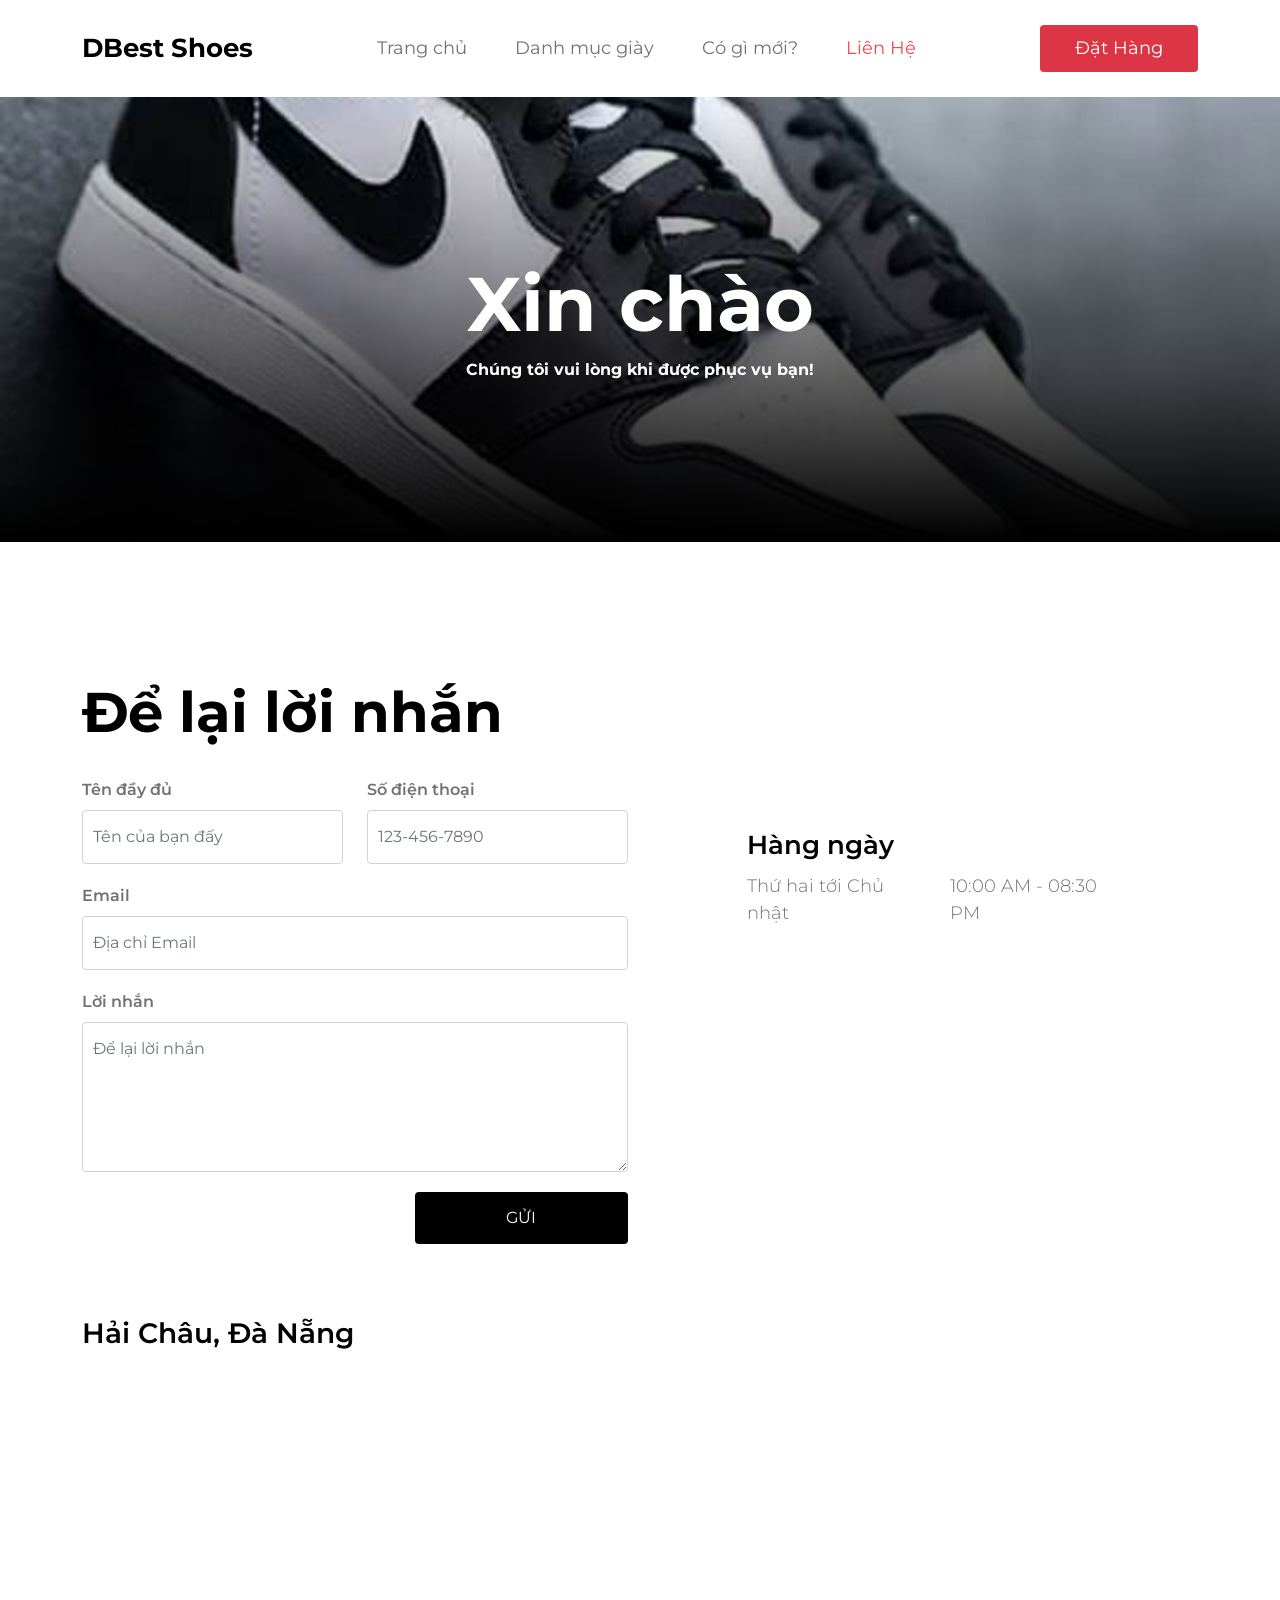
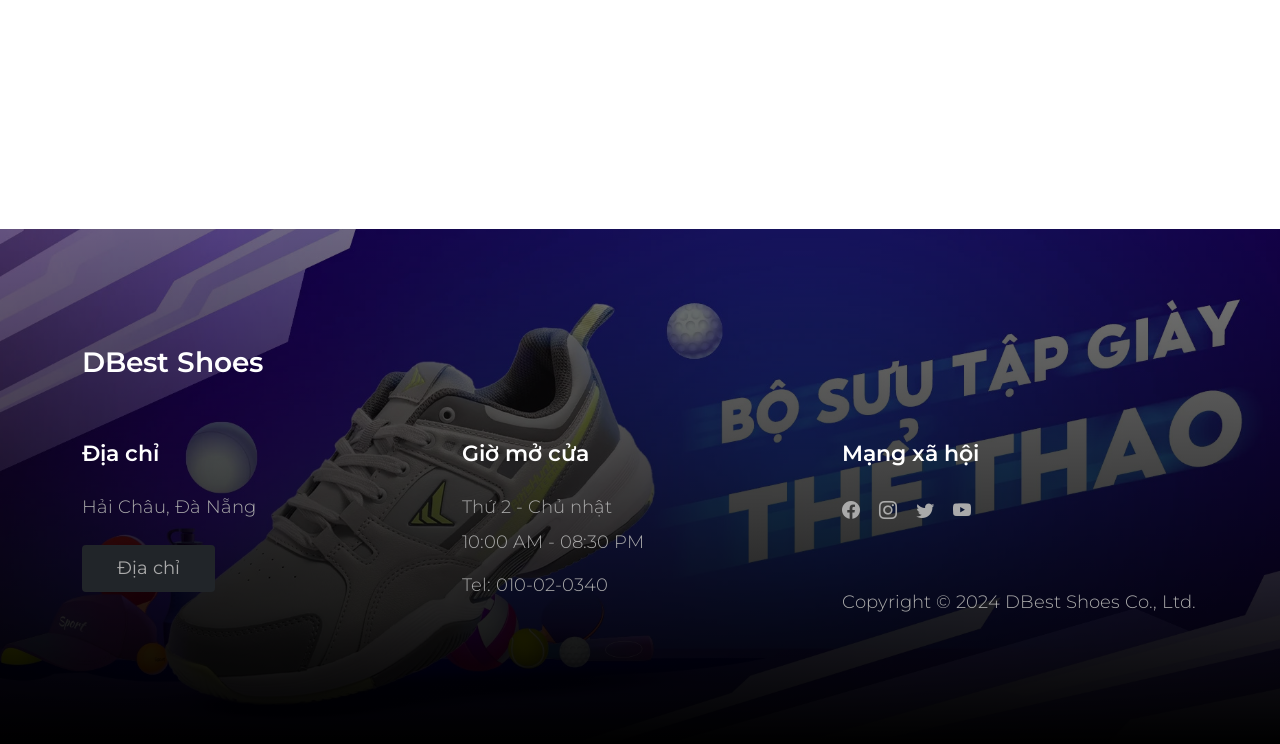
<file: Shoes Website/contact.html>
<!doctype html>
<html lang="en">
    <head>
        <meta charset="utf-8">
        <meta name="viewport" content="width=device-width, initial-scale=1">

        <meta name="description" content="">
        <meta name="author" content="">

        <title>Crispy Kitchen - Contact Page</title>

        <!-- CSS FILES -->        
        <link rel="preconnect" href="https://fonts.googleapis.com">
        
        <link rel="preconnect" href="https://fonts.gstatic.com" crossorigin>
        
        <link href="https://fonts.googleapis.com/css2?family=Montserrat:wght@300;400;600;700&display=swap" rel="stylesheet">                
        <link href="css/bootstrap.min.css" rel="stylesheet">

        <link href="css/bootstrap-icons.css" rel="stylesheet">

        <link href="css/tooplate-crispy-kitchen.css" rel="stylesheet">
<!--

Tooplate 2129 Crispy Kitchen

https://www.tooplate.com/view/2129-crispy-kitchen

-->
    </head>
    
    <body>
        
        <nav class="navbar navbar-expand-lg bg-white shadow-lg">
            <div class="container">
                <button class="navbar-toggler" type="button" data-bs-toggle="collapse" data-bs-target="#navbarNav" aria-controls="navbarNav" aria-expanded="false" aria-label="Toggle navigation">
                    <span class="navbar-toggler-icon"></span>
                </button>
                
                <a class="navbar-brand" href="index.html">
                    DBest Shoes
                </a>

                <div class="d-lg-none">
                    <button type="button" class="custom-btn btn btn-danger" data-bs-toggle="modal" data-bs-target="#BookingModal">Reservation</button>
                </div>

                <div class="collapse navbar-collapse" id="navbarNav">
                    <ul class="navbar-nav mx-auto">
                        <li class="nav-item">
                            <a class="nav-link" href="index.html">Trang chủ</a>
                        </li>

                        <li class="nav-item">
                            <a class="nav-link" href="menu.html">Danh mục giày</a>
                        </li>

                        <li class="nav-item">
                            <a class="nav-link" href="news.html">Có gì mới?</a>
                        </li>

                        <li class="nav-item">
                            <a class="nav-link active" href="contact.html">Liên Hệ</a>
                        </li>
                    </ul>
                </div>

                <div class="d-none d-lg-block">
                    <button type="button" class="custom-btn btn btn-danger" data-bs-toggle="modal" data-bs-target="#BookingModal">Đặt Hàng</button>
                </div>

            </div>
        </nav>

        <main>

            <header class="site-header site-contact-header">
                <div class="container">
                    <div class="row">

                        <div class="col-lg-10 col-12 mx-auto">
                            <h1 class="text-white">Xin chào</h1>

                            <strong class="text-white">Chúng tôi vui lòng khi được phục vụ bạn!</strong>
                        </div>

                    </div>
                </div>
                
                <div class="overlay"></div>
            </header>

            <section class="contact section-padding">
                <div class="container">
                    <div class="row">

                        <div class="col-12">
                            <h2 class="mb-4">Để lại lời nhắn</h2>
                        </div>

                        <div class="col-lg-6 col-12">
                            <form class="custom-form contact-form row" action="#" method="post" role="form">
                                <div class="col-lg-6 col-6">
                                    <label for="contact-name" class="form-label">Tên đầy đủ</label>

                                    <input type="text" name="contact-name" id="contact-name" class="form-control" placeholder="Tên của bạn đấy" required>
                                </div>

                                <div class="col-lg-6 col-6">
                                    <label for="contact-phone" class="form-label">Số điện thoại</label>

                                    <input type="telephone" name="contact-phone" id="contact-phone" pattern="[0-9]{3}-[0-9]{3}-[0-9]{4}" class="form-control" placeholder="123-456-7890">
                                </div>

                                <div class="col-12">
                                    <label for="contact-email" class="form-label">Email</label>

                                    <input type="email" name="contact-email" id="contact-email" pattern="[^ @]*@[^ @]*" class="form-control" placeholder="Địa chỉ Email" required="">

                                    <label for="contact-message" class="form-label">Lời nhắn</label>

                                    <textarea class="form-control" rows="5" id="contact-message" name="contact-message" placeholder="Để lại lời nhắn"></textarea>
                                </div>

                                <div class="col-lg-5 col-12 ms-auto">
                                    <button type="submit" class="form-control">Gửi</button>
                                </div>
                            </form>
                        </div>

                        <div class="col-lg-4 col-12 mx-auto mt-lg-5 mt-4">

                            <h5>Hàng ngày</h5>

                            <div class="d-flex mb-lg-3">
                                <p>Thứ hai tới Chủ nhật</p>

                                <p class="ms-5">10:00 AM - 08:30 PM</p>
                            </div>

                        </div>

                        <div class="col-12">
                            <h4 class="mt-5 mb-4">Hải Châu, Đà Nẵng</h4>

                            <div class="google-map pt-3">
                                <iframe src="https://www.google.com/maps/embed?pb=!1m18!1m12!1m3!1d61345.658895194785!2d108.1706811492384!3d16.06010866202157!2m3!1f0!2f0!3f0!3m2!1i1024!2i768!4f13.1!3m3!1m2!1s0x314219b5c59ecec1%3A0xfd2900156004319!2zSOG6o2kgQ2jDonUgRGlzdHJpY3QsIERhIE5hbmcsIFZpZXRuYW0!5e0!3m2!1sen!2s!4v1719069566363!5m2!1sen!2s" width="100%" height="300" style="border:0;" allowfullscreen="" loading="lazy"></iframe>
                            </div>
                        </div>

                    </div>
                </div>
            </section>

        </main>

        <footer class="site-footer section-padding">
            
            <div class="container">
                
                <div class="row">

                    <div class="col-12">
                        <h4 class="text-white mb-4 me-5">DBest Shoes</h4>
                    </div>

                    <div class="col-lg-4 col-md-7 col-xs-12 tooplate-mt30">
                        <h6 class="text-white mb-lg-4 mb-3">Địa chỉ</h6>

                        <p>Hải Châu, Đà Nẵng</p>

                        <a href="https://goo.gl/maps/wZVGLA7q64uC1s886" class="custom-btn btn btn-dark mt-2">Địa chỉ</a>
                    </div>

                    <div class="col-lg-4 col-md-5 col-xs-12 tooplate-mt30">
                        <h6 class="text-white mb-lg-4 mb-3">Giờ mở cửa</h6>

                        <p class="mb-2">Thứ 2 - Chủ nhật</p>

                        <p>10:00 AM - 08:30 PM</p>

                        <p>Tel: <a href="tel: 010-02-0340" class="tel-link">010-02-0340</a></p>
                    </div>

                    <div class="col-lg-4 col-md-6 col-xs-12 tooplate-mt30">
                        <h6 class="text-white mb-lg-4 mb-3">Mạng xã hội</h6>

                        <ul class="social-icon">
                            <li><a href="#" class="social-icon-link bi-facebook"></a></li>

                            <li><a href="#" class="social-icon-link bi-instagram"></a></li>

                            <li><a href="https://twitter.com/search?q=tooplate.com&src=typed_query&f=live" target="_blank"
                            	 class="social-icon-link bi-twitter"></a></li>

                            <li><a href="#" class="social-icon-link bi-youtube"></a></li>
                        </ul>
                    
                        <p class="copyright-text tooplate-mt60">Copyright © 2024 DBest Shoes Co., Ltd.
                        
                        
                    </div>

                </div><!-- row ending -->
                
             </div><!-- container ending -->
             
        </footer>

        <!-- Modal -->
        <div class="modal fade" id="BookingModal" tabindex="-1" aria-labelledby="BookingModal" aria-hidden="true">
            <div class="modal-dialog modal-dialog-centered modal-xl">
                <div class="modal-content">
                    <div class="modal-header">
                        <h3 class="mb-0">Đặt hàng</h3>

                        <button type="button" class="btn-close" data-bs-dismiss="modal" aria-label="Close"></button>
                    </div>

                    <div class="modal-body d-flex flex-column justify-content-center">
                        <div class="booking">
                            
                            <form class="booking-form row" role="form" action="#" method="post">
                                <div class="col-lg-6 col-12">
                                    <label for="name" class="form-label">Tên đầy đủ</label>

                                    <input type="text" name="name" id="name" class="form-control" placeholder="Nhập tên" required>
                                </div>

                                <div class="col-lg-6 col-12">
                                    <label for="email" class="form-label">Địa chỉ Email</label>

                                    <input type="email" name="email" id="email" pattern="[^ @]*@[^ @]*" class="form-control" placeholder="abc@email.com" required>
                                </div>

                                <div class="col-lg-6 col-12">
                                    <label for="phone" class="form-label">Số điện thoại</label>

                                    <input type="telephone" name="phone" id="phone" pattern="[0-9]{3}-[0-9]{3}-[0-9]{4}" class="form-control" placeholder="123-456-7890">
                                </div>

                                <div class="col-lg-6 col-12">
                                    <label for="people" class="form-label">Mẫu giày</label>

                                    <input type="text" name="people" id="people" class="form-control" placeholder="Nhập mẫu giày">
                                </div>


                                <div class="col-12">
                                    <label for="message" class="form-label">Ghi chú</label>

                                    <textarea class="form-control" rows="4" id="message" name="message" placeholder="Nhập ghi chú của bạn"></textarea>
                                </div>

                                <div class="col-lg-4 col-12 ms-auto">
                                    <button type="submit" class="form-control">Xác Nhận Đặt Hàng</button>
                                </div>
                            </form>
                        </div>
                    </div>

                    <div class="modal-footer"></div>
                    
                </div>
                
            </div>
        </div>

        <!-- JAVASCRIPT FILES -->
        <script src="js/jquery.min.js"></script>
        <script src="js/bootstrap.bundle.min.js"></script>
        <script src="js/custom.js"></script>

    </body>
</html>
</file>
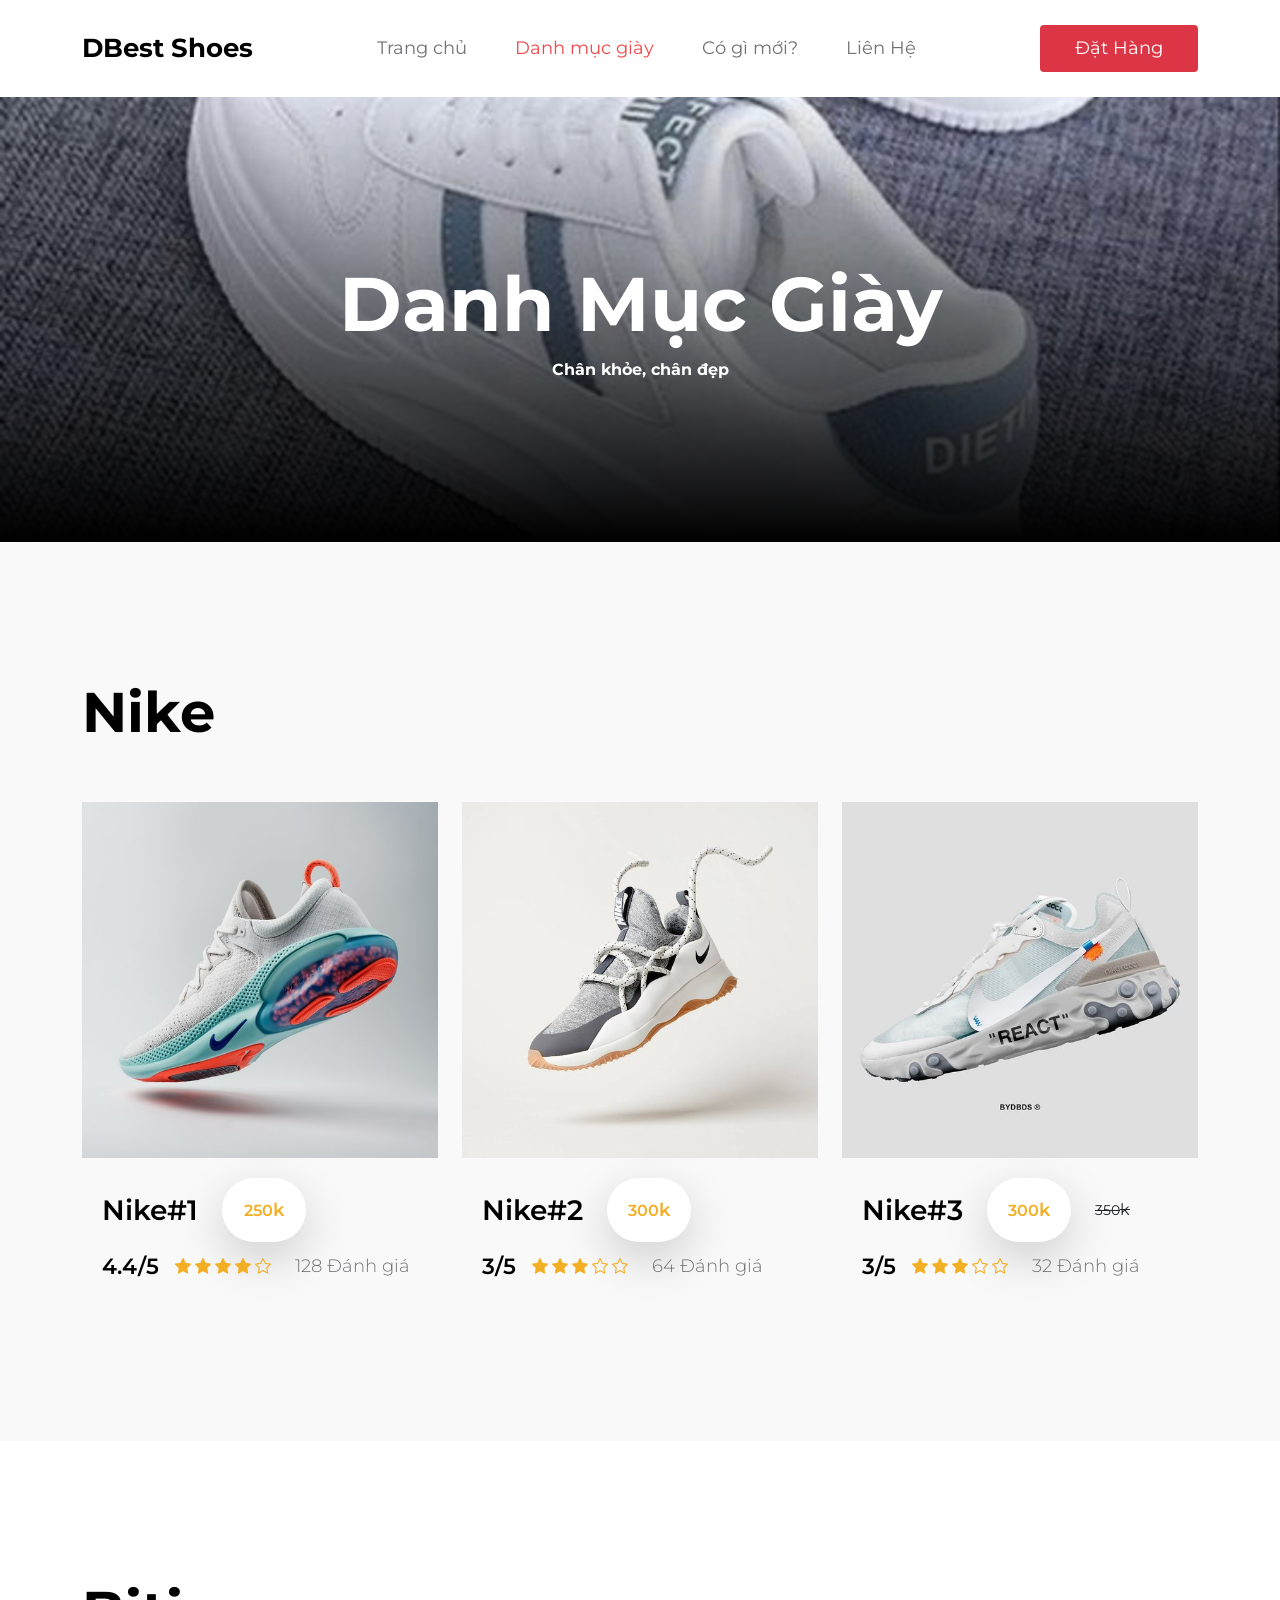
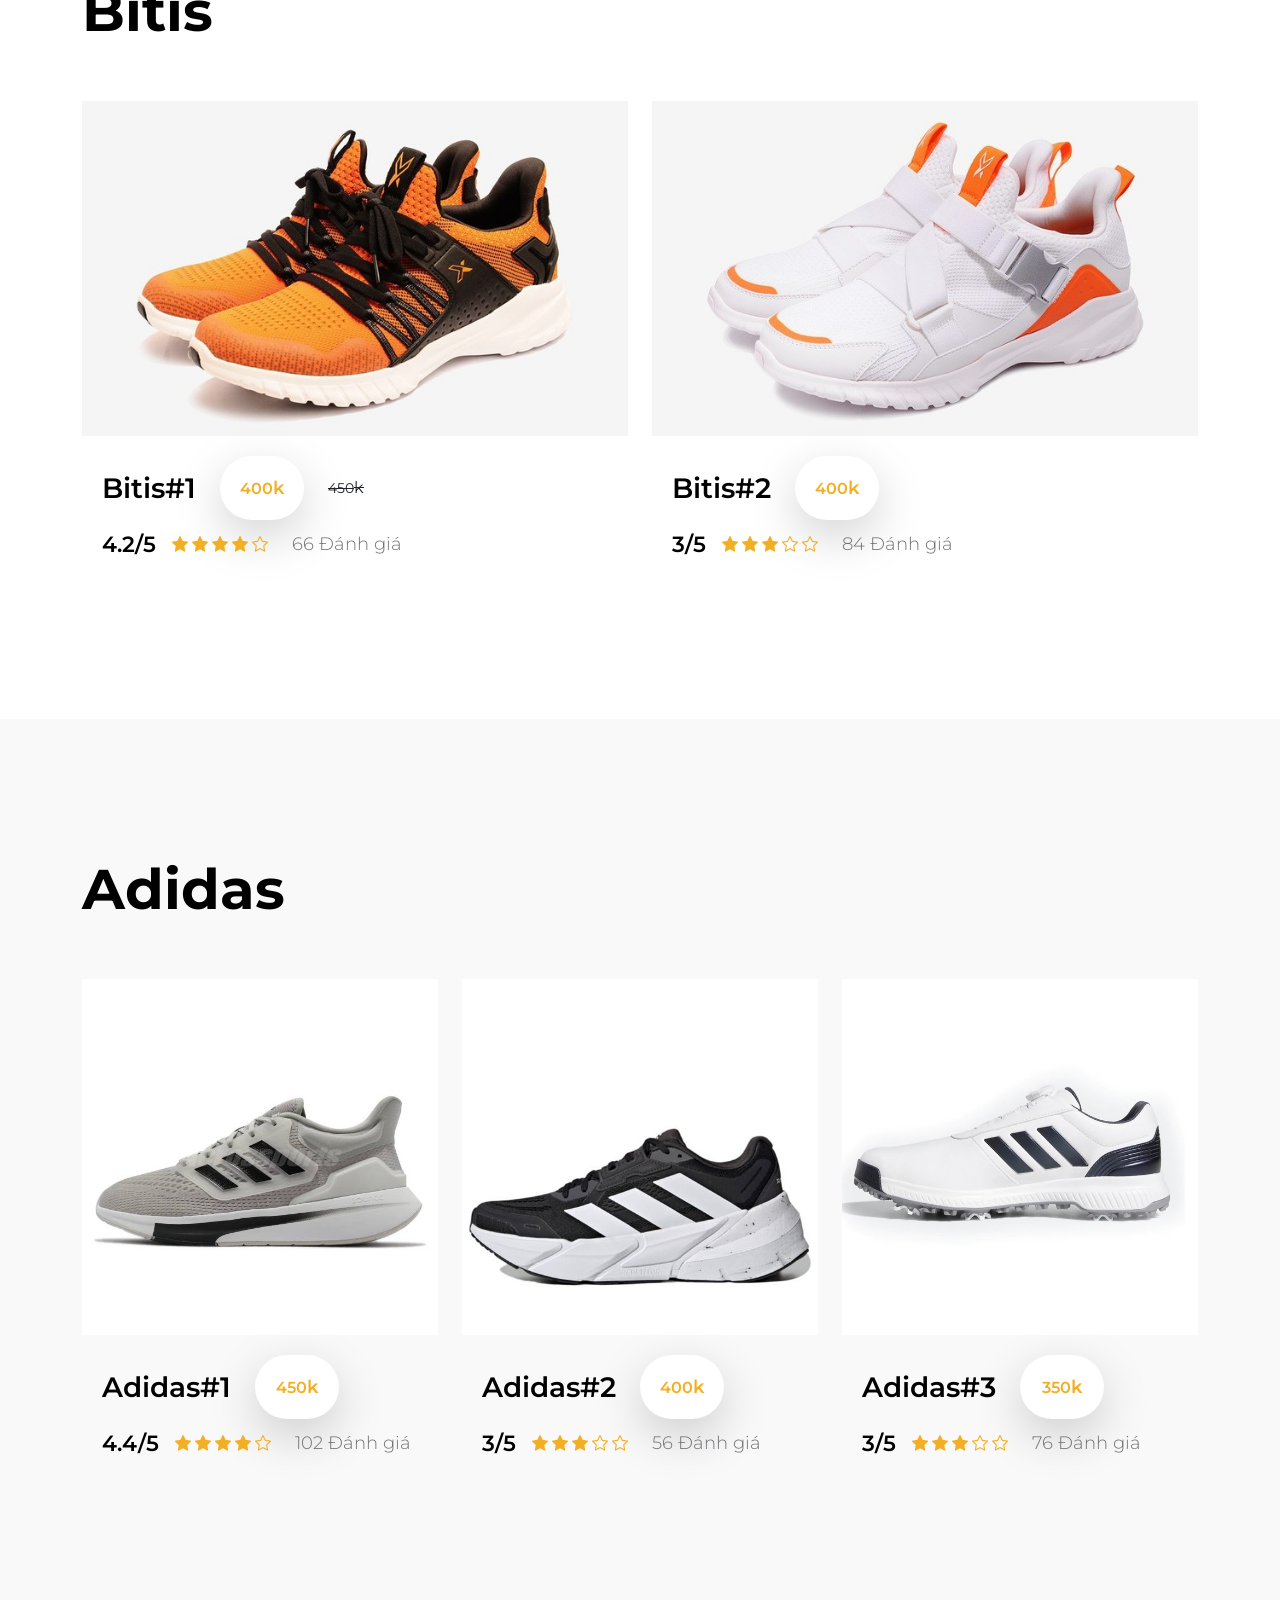
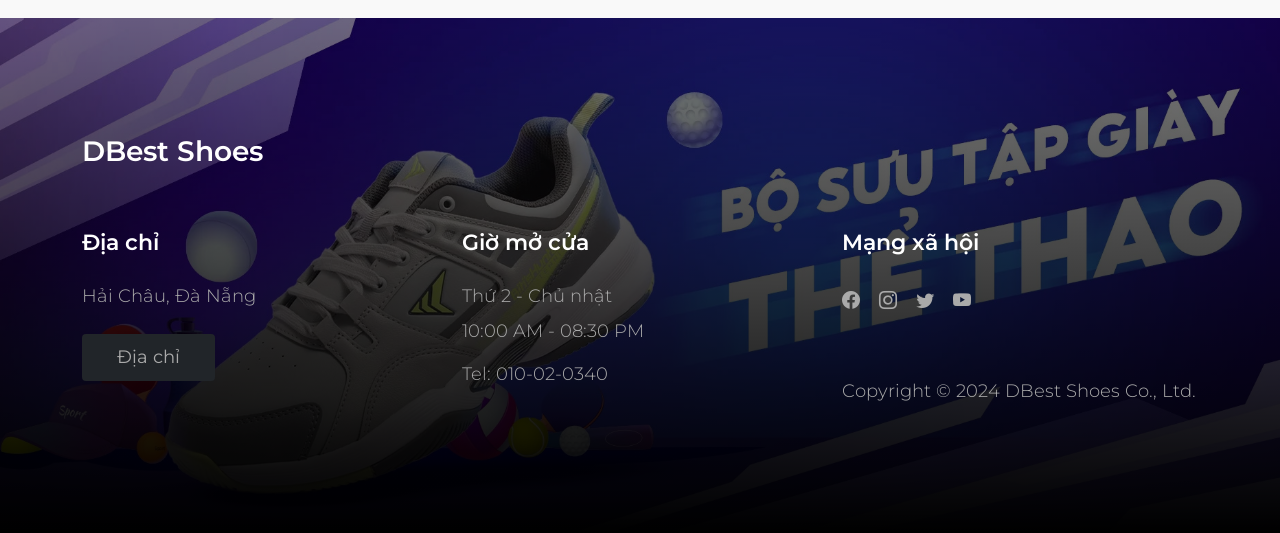
<file: Shoes Website/menu.html>
<!doctype html>
<html lang="en">
    <head>
        <meta charset="utf-8">
        <meta name="viewport" content="width=device-width, initial-scale=1">

        <meta name="description" content="">
        <meta name="author" content="">

        <title>Crispy Kitchen Menu</title>

        <!-- CSS FILES -->      
        <link rel="preconnect" href="https://fonts.googleapis.com">
        
        <link rel="preconnect" href="https://fonts.gstatic.com" crossorigin>
        
        <link href="https://fonts.googleapis.com/css2?family=Montserrat:wght@300;400;600;700&display=swap" rel="stylesheet">                  
        <link href="css/bootstrap.min.css" rel="stylesheet">

        <link href="css/bootstrap-icons.css" rel="stylesheet">

        <link href="css/tooplate-crispy-kitchen.css" rel="stylesheet">
        
<!--

Tooplate 2129 Crispy Kitchen

https://www.tooplate.com/view/2129-crispy-kitchen

-->
    </head>
    
    <body>
        
        <nav class="navbar navbar-expand-lg bg-white shadow-lg">
            <div class="container">
                <button class="navbar-toggler" type="button" data-bs-toggle="collapse" data-bs-target="#navbarNav" aria-controls="navbarNav" aria-expanded="false" aria-label="Toggle navigation">
                    <span class="navbar-toggler-icon"></span>
                </button>
                
                <a class="navbar-brand" href="index.html">
                    DBest Shoes
                </a>

                <div class="d-lg-none">
                    <button type="button" class="custom-btn btn btn-danger" data-bs-toggle="modal" data-bs-target="#BookingModal">Reservation</button>
                </div>

                <div class="collapse navbar-collapse" id="navbarNav">
                    <ul class="navbar-nav mx-auto">
                        <li class="nav-item">
                            <a class="nav-link" href="index.html">Trang chủ</a>
                        </li>

                        <li class="nav-item">
                            <a class="nav-link active" href="menu.html">Danh mục giày</a>
                        </li>

                        <li class="nav-item">
                            <a class="nav-link" href="news.html">Có gì mới?</a>
                        </li>

                        <li class="nav-item">
                            <a class="nav-link" href="contact.html">Liên Hệ</a>
                        </li>
                    </ul>
                </div>

                <div class="d-none d-lg-block">
                    <button type="button" class="custom-btn btn btn-danger" data-bs-toggle="modal" data-bs-target="#BookingModal">Đặt Hàng</button>
                </div>

            </div>
        </nav>

        <main>

            <header class="site-header site-menu-header">
                <div class="container">
                    <div class="row">

                        <div class="col-lg-10 col-12 mx-auto">
                            <h1 class="text-white"> Danh Mục Giày</h1>

                            <strong class="text-white">Chân khỏe, chân đẹp</strong>
                        </div>

                    </div>
                </div>

                <div class="overlay"></div>
            </header>

            <section class="menu section-padding">
                <div class="container">
                    <div class="row">

                        <div class="col-12">
                            <h2 class="mb-lg-5 mb-4">Nike</h2>
                        </div>

                        <div class="col-lg-4 col-md-6 col-12">
                            <div class="menu-thumb">
                                <img src="images/brett-jordan-8xt8-HIFqc8-unsplash.jpg" class="img-fluid menu-image" alt="">

                                <div class="menu-info d-flex flex-wrap align-items-center">
                                    <h4 class="mb-0">Nike#1</h4>

                                    <span class="price-tag bg-white shadow-lg ms-4"><small>250</small>k</span>

                                    <div class="d-flex flex-wrap align-items-center w-100 mt-2">
                                        <h6 class="reviews-text mb-0 me-3">4.4/5</h6>

                                        <div class="reviews-stars">
                                            <i class="bi-star-fill reviews-icon"></i>
                                            <i class="bi-star-fill reviews-icon"></i>
                                            <i class="bi-star-fill reviews-icon"></i>
                                            <i class="bi-star-fill reviews-icon"></i>
                                            <i class="bi-star reviews-icon"></i>
                                        </div>

                                        <p class="reviews-text mb-0 ms-4">128 Đánh giá</p>
                                    </div>
                                </div>
                            </div>
                        </div>

                        <div class="col-lg-4 col-md-6 col-12">
                            <div class="menu-thumb">
                                <img src="images/lucas-swennen-1W_MyJSRLuQ-unsplash.jpg" class="img-fluid menu-image" alt="">

                                <div class="menu-info d-flex flex-wrap align-items-center">
                                    <h4 class="mb-0"> Nike#2</h4>

                                    <span class="price-tag bg-white shadow-lg ms-4"><small>300</small>k</span>

                                    <div class="d-flex flex-wrap align-items-center w-100 mt-2">
                                        <h6 class="reviews-text mb-0 me-3">3/5</h6>

                                        <div class="reviews-stars">
                                            <i class="bi-star-fill reviews-icon"></i>
                                            <i class="bi-star-fill reviews-icon"></i>
                                            <i class="bi-star-fill reviews-icon"></i>
                                            <i class="bi-star reviews-icon"></i>
                                            <i class="bi-star reviews-icon"></i>
                                        </div>

                                        <p class="reviews-text mb-0 ms-4">64 Đánh giá</p>
                                    </div>
                                </div>
                            </div>
                        </div>

                        <div class="col-lg-4 col-md-6 col-12">
                            <div class="menu-thumb">
                                <img src="images/louis-hansel-dphM2U1xq0U-unsplash.jpg" class="img-fluid menu-image" alt="">

                                <div class="menu-info d-flex flex-wrap align-items-center">
                                    <h4 class="mb-0">Nike#3</h4>

                                    <span class="price-tag bg-white shadow-lg ms-4"><small>300</small>k</span>

                                    <del class="ms-4"><small>350</small>k</del>

                                    <div class="d-flex flex-wrap align-items-center w-100 mt-2">
                                        <h6 class="reviews-text mb-0 me-3">3/5</h6>

                                        <div class="reviews-stars">
                                            <i class="bi-star-fill reviews-icon"></i>
                                            <i class="bi-star-fill reviews-icon"></i>
                                            <i class="bi-star-fill reviews-icon"></i>
                                            <i class="bi-star reviews-icon"></i>
                                            <i class="bi-star reviews-icon"></i>
                                        </div>

                                        <p class="reviews-text mb-0 ms-4">32 Đánh giá</p>
                                    </div>
                                </div>
                            </div>
                        </div>

                    </div>
                </div>
            </section>

            <section class="menu section-padding bg-white">
                <div class="container">
                    <div class="row">

                        <div class="col-12">
                            <h2 class="mb-lg-5 mb-4">Bitis</h2>
                        </div>

                        <div class="col-lg-6 col-12">
                            <div class="menu-thumb">
                                <img src="images/louis-hansel-cH5IPjaAYyo-unsplash.jpg" class="img-fluid menu-image" alt="">

                                <div class="menu-info d-flex flex-wrap align-items-center">
                                    <h4 class="mb-0">Bitis#1</h4>

                                    <span class="price-tag bg-white shadow-lg ms-4"><small>400</small>k</span>

                                    <del class="ms-4"><small>450</small>k</del>

                                    <div class="d-flex flex-wrap align-items-center w-100 mt-2">
                                        <h6 class="reviews-text mb-0 me-3">4.2/5</h6>

                                        <div class="reviews-stars">
                                            <i class="bi-star-fill reviews-icon"></i>
                                            <i class="bi-star-fill reviews-icon"></i>
                                            <i class="bi-star-fill reviews-icon"></i>
                                            <i class="bi-star-fill reviews-icon"></i>
                                            <i class="bi-star reviews-icon"></i>
                                        </div>

                                        <p class="reviews-text mb-0 ms-4">66 Đánh giá</p>
                                    </div>
                                </div>
                            </div>
                        </div>

                        <div class="col-lg-6 col-12">
                            <div class="menu-thumb">
                                <img src="images/louis-hansel-rheOvfxOlOA-unsplash.jpg" class="img-fluid menu-image" alt="">

                                <div class="menu-info d-flex flex-wrap align-items-center">
                                    <h4 class="mb-0">Bitis#2</h4>

                                    <span class="price-tag bg-white shadow-lg ms-4"><small>400</small>k</span>

                                    <div class="d-flex flex-wrap align-items-center w-100 mt-2">
                                        <h6 class="reviews-text mb-0 me-3">3/5</h6>

                                        <div class="reviews-stars">
                                            <i class="bi-star-fill reviews-icon"></i>
                                            <i class="bi-star-fill reviews-icon"></i>
                                            <i class="bi-star-fill reviews-icon"></i>
                                            <i class="bi-star reviews-icon"></i>
                                            <i class="bi-star reviews-icon"></i>
                                        </div>

                                        <p class="reviews-text mb-0 ms-4">84 Đánh giá</p>
                                    </div>
                                </div>
                            </div>
                        </div>

                    </div>
                </div>
            </section>

            <section class="menu section-padding">
                <div class="container">
                    <div class="row">

                        <div class="col-12">
                            <h2 class="mb-lg-5 mb-4">Adidas</h2>
                        </div>

                        <div class="col-lg-4 col-md-6 col-12">
                            <div class="menu-thumb">
                                <img src="images/farhad-ibrahimzade-ZipYER3NLhY-unsplash.jpg" class="img-fluid menu-image" alt="">

                                <div class="menu-info d-flex flex-wrap align-items-center">
                                    <h4 class="mb-0">Adidas#1</h4>

                                    <span class="price-tag bg-white shadow-lg ms-4"><small>450</small>k</span>

                                    <div class="d-flex flex-wrap align-items-center w-100 mt-2">
                                        <h6 class="reviews-text mb-0 me-3">4.4/5</h6>

                                        <div class="reviews-stars">
                                            <i class="bi-star-fill reviews-icon"></i>
                                            <i class="bi-star-fill reviews-icon"></i>
                                            <i class="bi-star-fill reviews-icon"></i>
                                            <i class="bi-star-fill reviews-icon"></i>
                                            <i class="bi-star reviews-icon"></i>
                                        </div>

                                        <p class="reviews-text mb-0 ms-4">102 Đánh giá</p>
                                    </div>
                                </div>
                            </div>
                        </div>

                        <div class="col-lg-4 col-md-6 col-12">
                            <div class="menu-thumb">
                                <img src="images/keriliwi-c3mFafsFz2w-unsplash.jpg" class="img-fluid menu-image" alt="">

                                <div class="menu-info d-flex flex-wrap align-items-center">
                                    <h4 class="mb-0">Adidas#2</h4>

                                    <span class="price-tag bg-white shadow-lg ms-4"><small>400</small>k</span>

                                    <div class="d-flex flex-wrap align-items-center w-100 mt-2">
                                        <h6 class="reviews-text mb-0 me-3">3/5</h6>

                                        <div class="reviews-stars">
                                            <i class="bi-star-fill reviews-icon"></i>
                                            <i class="bi-star-fill reviews-icon"></i>
                                            <i class="bi-star-fill reviews-icon"></i>
                                            <i class="bi-star reviews-icon"></i>
                                            <i class="bi-star reviews-icon"></i>
                                        </div>

                                        <p class="reviews-text mb-0 ms-4">56 Đánh giá</p>
                                    </div>
                                </div>
                            </div>
                        </div>

                        <div class="col-lg-4 col-md-6 col-12">
                            <div class="menu-thumb">
                                <img src="images/farhad-ibrahimzade-isHUj3N0194-unsplash.jpg" class="img-fluid menu-image" alt="">

                                <div class="menu-info d-flex flex-wrap align-items-center">
                                    <h4 class="mb-0">Adidas#3</h4>

                                    <span class="price-tag bg-white shadow-lg ms-4"><small>350</small>k</span>

                                    <div class="d-flex flex-wrap align-items-center w-100 mt-2">
                                        <h6 class="reviews-text mb-0 me-3">3/5</h6>

                                        <div class="reviews-stars">
                                            <i class="bi-star-fill reviews-icon"></i>
                                            <i class="bi-star-fill reviews-icon"></i>
                                            <i class="bi-star-fill reviews-icon"></i>
                                            <i class="bi-star reviews-icon"></i>
                                            <i class="bi-star reviews-icon"></i>
                                        </div>

                                        <p class="reviews-text mb-0 ms-4">76 Đánh giá</p>
                                    </div>
                                </div>
                            </div>
                        </div>

                    </div>
                </div>
            </section>

        </main>

        <footer class="site-footer section-padding">
            
            <div class="container">
                
                <div class="row">

                    <div class="col-12">
                        <h4 class="text-white mb-4 me-5">DBest Shoes</h4>
                    </div>

                    <div class="col-lg-4 col-md-7 col-xs-12 tooplate-mt30">
                        <h6 class="text-white mb-lg-4 mb-3">Địa chỉ</h6>

                        <p>Hải Châu, Đà Nẵng</p>

                        <a href="https://goo.gl/maps/wZVGLA7q64uC1s886" class="custom-btn btn btn-dark mt-2">Địa chỉ</a>
                    </div>

                    <div class="col-lg-4 col-md-5 col-xs-12 tooplate-mt30">
                        <h6 class="text-white mb-lg-4 mb-3">Giờ mở cửa</h6>

                        <p class="mb-2">Thứ 2 - Chủ nhật</p>

                        <p>10:00 AM - 08:30 PM</p>

                        <p>Tel: <a href="tel: 010-02-0340" class="tel-link">010-02-0340</a></p>
                    </div>

                    <div class="col-lg-4 col-md-6 col-xs-12 tooplate-mt30">
                        <h6 class="text-white mb-lg-4 mb-3">Mạng xã hội</h6>

                        <ul class="social-icon">
                            <li><a href="#" class="social-icon-link bi-facebook"></a></li>

                            <li><a href="#" class="social-icon-link bi-instagram"></a></li>

                            <li><a href="https://twitter.com/search?q=tooplate.com&src=typed_query&f=live" target="_blank"
                            	 class="social-icon-link bi-twitter"></a></li>

                            <li><a href="#" class="social-icon-link bi-youtube"></a></li>
                        </ul>
                    
                        <p class="copyright-text tooplate-mt60">Copyright © 2024 DBest Shoes Co., Ltd.
                        
                        
                    </div>

                </div><!-- row ending -->
                
             </div><!-- container ending -->
             
        </footer>

        <!-- Modal -->
        <div class="modal fade" id="BookingModal" tabindex="-1" aria-labelledby="BookingModal" aria-hidden="true">
            <div class="modal-dialog modal-dialog-centered modal-xl">
                <div class="modal-content">
                    <div class="modal-header">
                        <h3 class="mb-0">Đặt hàng</h3>

                        <button type="button" class="btn-close" data-bs-dismiss="modal" aria-label="Close"></button>
                    </div>

                    <div class="modal-body d-flex flex-column justify-content-center">
                        <div class="booking">
                            
                            <form class="booking-form row" role="form" action="#" method="post">
                                <div class="col-lg-6 col-12">
                                    <label for="name" class="form-label">Tên đầy đủ</label>

                                    <input type="text" name="name" id="name" class="form-control" placeholder="Nhập tên" required>
                                </div>

                                <div class="col-lg-6 col-12">
                                    <label for="email" class="form-label">Địa chỉ Email</label>

                                    <input type="email" name="email" id="email" pattern="[^ @]*@[^ @]*" class="form-control" placeholder="abc@email.com" required>
                                </div>

                                <div class="col-lg-6 col-12">
                                    <label for="phone" class="form-label">Số điện thoại</label>

                                    <input type="telephone" name="phone" id="phone" pattern="[0-9]{3}-[0-9]{3}-[0-9]{4}" class="form-control" placeholder="123-456-7890">
                                </div>

                                <div class="col-lg-6 col-12">
                                    <label for="people" class="form-label">Mẫu giày</label>

                                    <input type="text" name="people" id="people" class="form-control" placeholder="Nhập mẫu giày">
                                </div>


                                <div class="col-12">
                                    <label for="message" class="form-label">Ghi chú</label>

                                    <textarea class="form-control" rows="4" id="message" name="message" placeholder="Nhập ghi chú của bạn"></textarea>
                                </div>

                                <div class="col-lg-4 col-12 ms-auto">
                                    <button type="submit" class="form-control">Xác Nhận Đặt Hàng</button>
                                </div>
                            </form>
                        </div>
                    </div>

                    <div class="modal-footer"></div>
                    
                </div>
                
            </div>
        </div>
        </div>

        <!-- JAVASCRIPT FILES -->
        <script src="js/jquery.min.js"></script>
        <script src="js/bootstrap.bundle.min.js"></script>
        <script src="js/custom.js"></script>

    </body>
</html>
</file>
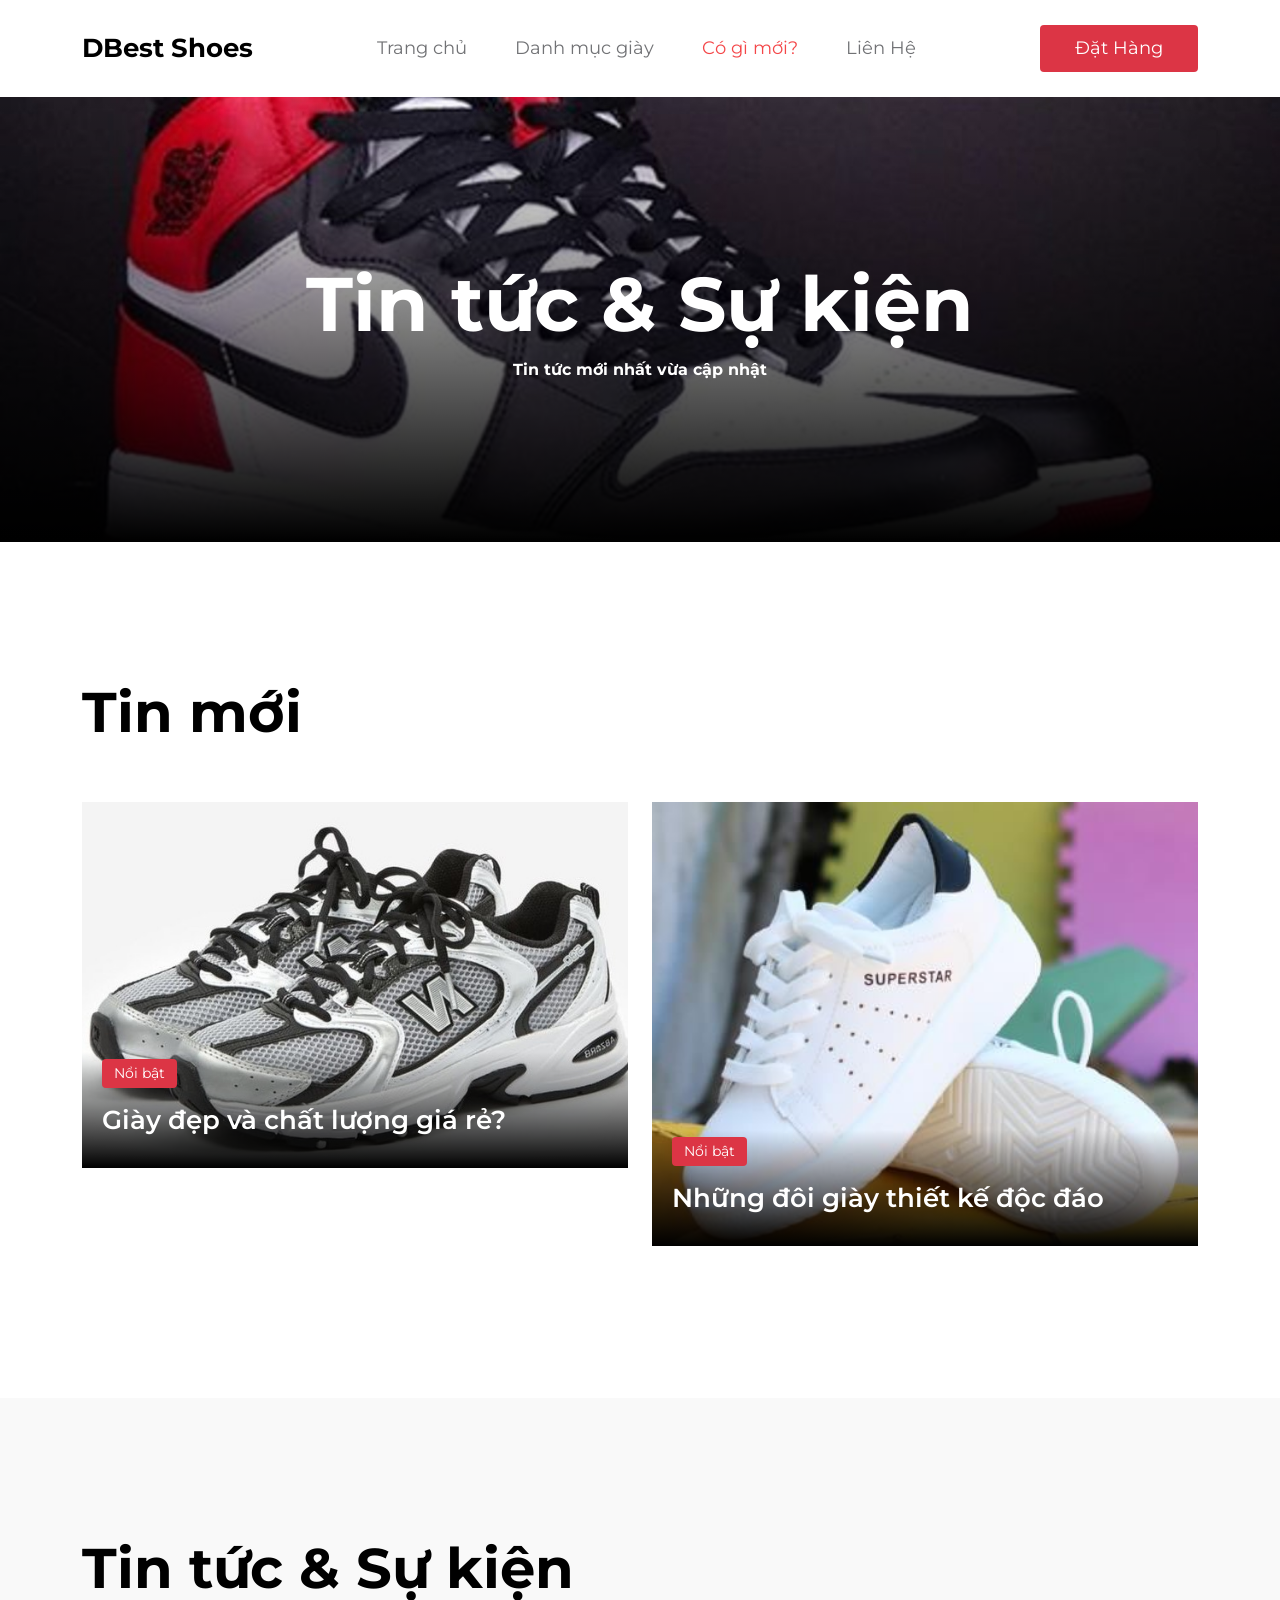
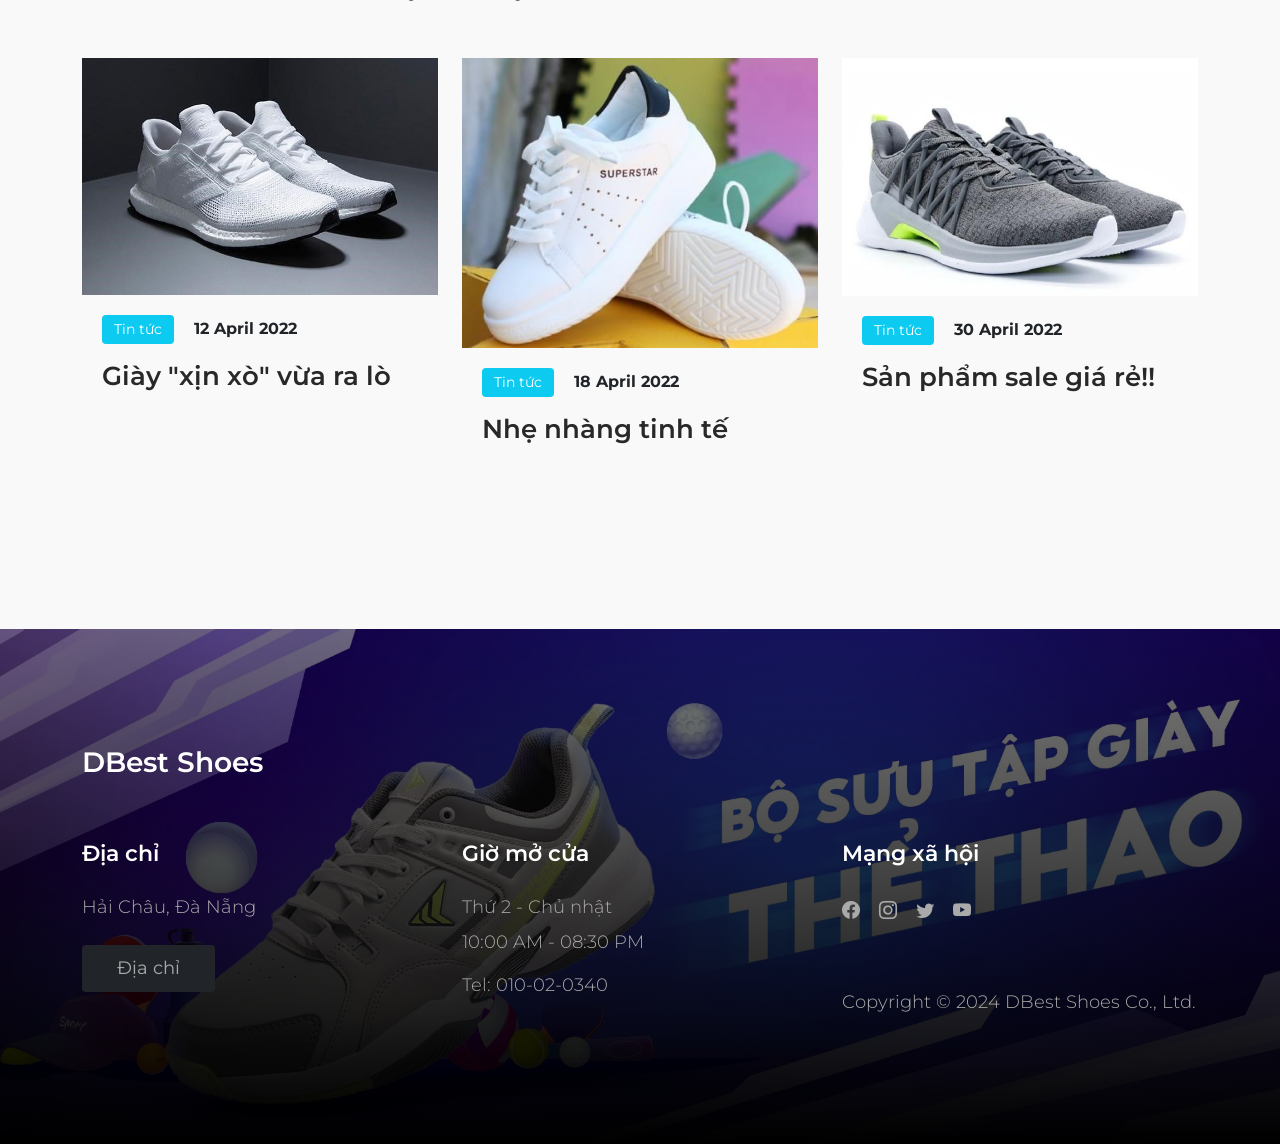
<file: Shoes Website/news.html>
<!doctype html>
<html lang="en">
    <head>
        <meta charset="utf-8">
        <meta name="viewport" content="width=device-width, initial-scale=1">

        <meta name="description" content="">
        <meta name="author" content="">

        <title>Crispy Kitchen - News Section</title>

        <!-- CSS FILES --> 
        <link rel="preconnect" href="https://fonts.googleapis.com">
        
        <link rel="preconnect" href="https://fonts.gstatic.com" crossorigin>
        
        <link href="https://fonts.googleapis.com/css2?family=Montserrat:wght@300;400;600;700&display=swap" rel="stylesheet">                       
        <link href="css/bootstrap.min.css" rel="stylesheet">

        <link href="css/bootstrap-icons.css" rel="stylesheet">

        <link href="css/tooplate-crispy-kitchen.css" rel="stylesheet">
<!--

Tooplate 2129 Crispy Kitchen

https://www.tooplate.com/view/2129-crispy-kitchen

-->
    </head>
    
    <body>
        
        <nav class="navbar navbar-expand-lg bg-white shadow-lg">
            <div class="container">
                <button class="navbar-toggler" type="button" data-bs-toggle="collapse" data-bs-target="#navbarNav" aria-controls="navbarNav" aria-expanded="false" aria-label="Toggle navigation">
                    <span class="navbar-toggler-icon"></span>
                </button>
                
                <a class="navbar-brand" href="index.html">
                    DBest Shoes
                </a>

                <div class="d-lg-none">
                    <button type="button" class="custom-btn btn btn-danger" data-bs-toggle="modal" data-bs-target="#BookingModal">Reservation</button>
                </div>

                <div class="collapse navbar-collapse" id="navbarNav">
                    <ul class="navbar-nav mx-auto">
                        <li class="nav-item">
                            <a class="nav-link" href="index.html">Trang chủ</a>
                        </li>

                        <li class="nav-item">
                            <a class="nav-link" href="menu.html">Danh mục giày</a>
                        </li>

                        <li class="nav-item">
                            <a class="nav-link active" href="news.html">Có gì mới?</a>
                        </li>

                        <li class="nav-item">
                            <a class="nav-link" href="contact.html">Liên Hệ</a>
                        </li>
                    </ul>
                </div>

                <div class="d-none d-lg-block">
                    <button type="button" class="custom-btn btn btn-danger" data-bs-toggle="modal" data-bs-target="#BookingModal">Đặt Hàng</button>
                </div>

            </div>
        </nav>

        <main>

            <header class="site-header site-news-header">
                <div class="container">
                    <div class="row">

                        <div class="col-lg-10 col-12 mx-auto">
                            <h1 class="text-white">Tin tức &amp; Sự kiện</h1>

                            <strong class="text-white">Tin tức mới nhất vừa cập nhật</strong>
                        </div>

                    </div>
                </div>

                <div class="overlay"></div>
            </header>

            <section class="news section-padding bg-white">
                <div class="container">
                    <div class="row">

                        <h2 class="mb-lg-5 mb-4">Tin mới</h2>
                        
                        <div class="col-lg-6 col-md-6 col-12">
                            <div class="news-thumb mb-4">
                                <a href="news-detail.html">
                                    <img src="images/pablo-merchan-montes-Orz90t6o0e4-unsplash.jpg" class="img-fluid news-image" alt="">
                                </a>
                                
                                <div class="news-text-info news-text-info-large">
                                    <span class="category-tag bg-danger">Nổi bật</span>

                                    <h5 class="news-title mt-2">
                                        <a href="news-detail.html" class="news-title-link">Giày đẹp và chất lượng giá rẻ?</a>
                                    </h5>
                                </div>
                            </div> 
                        </div>

                        <div class="col-lg-6 col-md-6 col-12">
                            <div class="news-thumb mb-4">
                                <a href="news-detail.html">
                                    <img src="images/stefan-johnson-xIFbDeGcy44-unsplash.jpg" class="img-fluid news-image" alt="">
                                </a>
                                
                                <div class="news-text-info news-text-info-large">
                                    <span class="category-tag bg-danger">Nổi bật</span>

                                    <h5 class="news-title mt-2">
                                        <a href="news-detail.html" class="news-title-link">Những đôi giày thiết kế độc đáo</a>
                                    </h5>
                                </div>
                            </div> 
                        </div>

                    </div>
                </div>
            </section>

            <section class="news section-padding">
                <div class="container">
                    <div class="row">

                        <div class="col-12">
                            <h2 class="mb-lg-5 mb-4">Tin tức &amp; Sự kiện</h2>
                        </div>

                        <div class="col-lg-4 col-md-6 col-12">
                            <div class="news-thumb mb-4">
                                <a href="news-detail.html">
                                    <img src="images/gilles-lambert-S_LhjpfIdm4-unsplash.jpg" class="img-fluid news-image" alt="">
                                </a>
                                
                                <div class="news-text-info">
                                    <span class="category-tag me-3 bg-info">Tin tức</span>

                                    <strong>12 April 2022</strong>

                                    <h5 class="news-title mt-2">
                                        <a href="news-detail.html" class="news-title-link">Giày "xịn xò" vừa ra lò</a>
                                    </h5>
                                </div>
                            </div> 
                        </div>

                        <div class="col-lg-4 col-md-6 col-12">
                            <div class="news-thumb mb-4">
                                <a href="news-detail.html">
                                    <img src="images/ella-olsson-mmnKI8kMxpc-unsplash.jpg" class="img-fluid news-image" alt="">
                                </a>
                                
                                <div class="news-text-info">
                                    <span class="category-tag me-3 bg-info">Tin tức</span>

                                    <strong>18 April 2022</strong>

                                    <h5 class="news-title mt-2">
                                        <a href="news-detail.html" class="news-title-link">Nhẹ nhàng tinh tế</a>
                                    </h5>
                                </div>
                            </div> 
                        </div>

                        <div class="col-lg-4 col-md-6 col-12">
                            <div class="news-thumb mb-4">
                                <a href="news-detail.html">
                                    <img src="images/louis-hansel-GiIiRV0FjwU-unsplash.jpg" class="img-fluid news-image" alt="">
                                </a>
                                
                                <div class="news-text-info">
                                    <span class="category-tag me-3 bg-info">Tin tức</span>

                                    <strong>30 April 2022</strong>

                                    <h5 class="news-title mt-2">
                                        <a href="news-detail.html" class="news-title-link">Sản phẩm sale giá rẻ!!</a>
                                    </h5>
                                </div>
                            </div> 
                        </div>

                    </div>
                </div>
            </section>

        </main>

        <footer class="site-footer section-padding">
            
            <div class="container">
                
                <div class="row">

                    <div class="col-12">
                        <h4 class="text-white mb-4 me-5">DBest Shoes</h4>
                    </div>

                    <div class="col-lg-4 col-md-7 col-xs-12 tooplate-mt30">
                        <h6 class="text-white mb-lg-4 mb-3">Địa chỉ</h6>

                        <p>Hải Châu, Đà Nẵng</p>

                        <a href="https://goo.gl/maps/wZVGLA7q64uC1s886" class="custom-btn btn btn-dark mt-2">Địa chỉ</a>
                    </div>

                    <div class="col-lg-4 col-md-5 col-xs-12 tooplate-mt30">
                        <h6 class="text-white mb-lg-4 mb-3">Giờ mở cửa</h6>

                        <p class="mb-2">Thứ 2 - Chủ nhật</p>

                        <p>10:00 AM - 08:30 PM</p>

                        <p>Tel: <a href="tel: 010-02-0340" class="tel-link">010-02-0340</a></p>
                    </div>

                    <div class="col-lg-4 col-md-6 col-xs-12 tooplate-mt30">
                        <h6 class="text-white mb-lg-4 mb-3">Mạng xã hội</h6>

                        <ul class="social-icon">
                            <li><a href="#" class="social-icon-link bi-facebook"></a></li>

                            <li><a href="#" class="social-icon-link bi-instagram"></a></li>

                            <li><a href="https://twitter.com/search?q=tooplate.com&src=typed_query&f=live" target="_blank"
                            	 class="social-icon-link bi-twitter"></a></li>

                            <li><a href="#" class="social-icon-link bi-youtube"></a></li>
                        </ul>
                    
                        <p class="copyright-text tooplate-mt60">Copyright © 2024 DBest Shoes Co., Ltd.
                        
                        
                    </div>

                </div><!-- row ending -->
                
             </div><!-- container ending -->
             
        </footer>

        <!-- Modal -->
        <div class="modal fade" id="BookingModal" tabindex="-1" aria-labelledby="BookingModal" aria-hidden="true">
            <div class="modal-dialog modal-dialog-centered modal-xl">
                <div class="modal-content">
                    <div class="modal-header">
                        <h3 class="mb-0">Đặt hàng</h3>

                        <button type="button" class="btn-close" data-bs-dismiss="modal" aria-label="Close"></button>
                    </div>

                    <div class="modal-body d-flex flex-column justify-content-center">
                        <div class="booking">
                            
                            <form class="booking-form row" role="form" action="#" method="post">
                                <div class="col-lg-6 col-12">
                                    <label for="name" class="form-label">Tên đầy đủ</label>

                                    <input type="text" name="name" id="name" class="form-control" placeholder="Nhập tên" required>
                                </div>

                                <div class="col-lg-6 col-12">
                                    <label for="email" class="form-label">Địa chỉ Email</label>

                                    <input type="email" name="email" id="email" pattern="[^ @]*@[^ @]*" class="form-control" placeholder="abc@email.com" required>
                                </div>

                                <div class="col-lg-6 col-12">
                                    <label for="phone" class="form-label">Số điện thoại</label>

                                    <input type="telephone" name="phone" id="phone" pattern="[0-9]{3}-[0-9]{3}-[0-9]{4}" class="form-control" placeholder="123-456-7890">
                                </div>

                                <div class="col-lg-6 col-12">
                                    <label for="people" class="form-label">Mẫu giày</label>

                                    <input type="text" name="people" id="people" class="form-control" placeholder="Nhập mẫu giày">
                                </div>


                                <div class="col-12">
                                    <label for="message" class="form-label">Ghi chú</label>

                                    <textarea class="form-control" rows="4" id="message" name="message" placeholder="Nhập ghi chú của bạn"></textarea>
                                </div>

                                <div class="col-lg-4 col-12 ms-auto">
                                    <button type="submit" class="form-control">Xác Nhận Đặt Hàng</button>
                                </div>
                            </form>
                        </div>
                    </div>

                    <div class="modal-footer"></div>
                    
                </div>
                
            </div>
        </div>
        
        <!-- JAVASCRIPT FILES -->
        <script src="js/jquery.min.js"></script>
        <script src="js/bootstrap.bundle.min.js"></script>
        <script src="js/custom.js"></script>

    </body>
</html>
</file>
<file: Shoes Website/css/tooplate-crispy-kitchen.css>
/*---------------------------------------
  CUSTOM PROPERTIES ( VARIABLES )             
-----------------------------------------*/
:root {
  --white-color:                  #FFFFFF;
  --primary-color:                #f44749;
  --secondary-color:              #f3af24;
  --section-bg-color:             #F9F9F9;
  --dark-color:                   #000000;
  --title-color:                  #565758;
  --news-title-color:             #292828;
  --p-color:                      #717275;
  --border-color:                 #eaeaea;
  --border-radius-default:        .25rem;

  --body-font-family:             'Montserrat', sans-serif;

  --h1-font-size:                 76px;
  --h2-font-size:                 56px;
  --h3-font-size:                 42px;
  --h4-font-size:                 28px;
  --h5-font-size:                 26px;
  --h6-font-size:                 22px;

  --p-font-size:                  18px;
  --menu-font-size:               18px;
  --category-font-size:           14px;

  --font-weight-light:            300;
  --font-weight-normal:           400;
  --font-weight-semibold:         600;
  --font-weight-bold:             700;
}

body {
    background: var(--white-color);
    font-family: var(--body-font-family);    
    position: relative;
}

/*---------------------------------------
  TYPOGRAPHY               
-----------------------------------------*/

h2,
h3,
h4,
h5,
h6 {
  color: var(--dark-color);
  line-height: inherit;
}

h1,
h2,
h3,
h4,
h5,
h6 {
  font-weight: var(--font-weight-semibold);
}

h1,
h2 {
  font-weight: var(--font-weight-bold);
}

h1 {
  font-size: var(--h1-font-size);
  line-height: normal;
}

h2 {
  font-size: var(--h2-font-size);
}

h3 {
  font-size: var(--h3-font-size);
}

h4 {
  font-size: var(--h4-font-size);
}

h5 {
  font-size: var(--h5-font-size);
}

h6 {
  font-size: var(--h6-font-size);
}

p,
.list .list-item {
  color: var(--p-color);
  font-size: var(--p-font-size);
  font-weight: var(--font-weight-light);
}

a, 
button {
  touch-action: manipulation;
  transition: all 0.3s;
}

.form-label {
  color: var(--p-color);
  font-weight: var(--font-weight-semibold);
}

a {
  color: var(--secondary-color);
  text-decoration: none;
}

a:hover {
  color: var(--primary-color);
}

::selection {
  background: var(--primary-color);
  color: var(--white-color);
}

::-moz-selection {
  background: var(--primary-color);
  color: var(--white-color);
}

.section-padding {
  padding-top: 8rem;
  padding-bottom: 8rem;
}

b,
strong {
  font-weight: var(--font-weight-bold);
}


/*---------------------------------------
  CUSTOM BUTTON              
-----------------------------------------*/
.custom-btn {
  border: 0;
  color: var(--white-color);
  font-size: var(--menu-font-size);
  padding: 10px 35px;
}


/*---------------------------------------
  NAVIGATION              
-----------------------------------------*/
.navbar {
  background: var(--white-color);
  padding-top: 20px;
  padding-bottom: 20px;
}

.navbar-brand {
  color: var(--dark-color);
  font-size: var(--h5-font-size);
  font-weight: var(--font-weight-bold);
  margin-right: 0;
}

.navbar-expand-lg .navbar-nav .nav-link {
  padding-right: 1.5rem;
  padding-left: 1.5rem;
}

.navbar-expand-lg .nav-link {
  color: var(--p-color);
  font-weight: var(--font-weight-normal);
  font-size: var(--menu-font-size);
  padding-top: 15px;
  padding-bottom: 15px;
}

.navbar-nav .nav-link.active, 
.nav-link:focus, 
.nav-link:hover {
  color: var(--primary-color);
}

.nav-link:focus {
  color: var(--p-color);
}

.navbar-toggler {
  border: 0;
  padding: 0;
  cursor: pointer;
  margin: 0;
  width: 30px;
  height: 35px;
  outline: none;
}

.navbar-toggler:focus {
  outline: none;
  box-shadow: none;
}

.navbar-toggler[aria-expanded="true"] .navbar-toggler-icon {
  background: transparent;
}

.navbar-toggler[aria-expanded="true"] .navbar-toggler-icon:before,
.navbar-toggler[aria-expanded="true"] .navbar-toggler-icon:after {
  transition: top 300ms 50ms ease, -webkit-transform 300ms 350ms ease;
  transition: top 300ms 50ms ease, transform 300ms 350ms ease;
  transition: top 300ms 50ms ease, transform 300ms 350ms ease, -webkit-transform 300ms 350ms ease;
  top: 0;
}

.navbar-toggler[aria-expanded="true"] .navbar-toggler-icon:before {
  transform: rotate(45deg);
}

.navbar-toggler[aria-expanded="true"] .navbar-toggler-icon:after {
  transform: rotate(-45deg);
}

.navbar-toggler .navbar-toggler-icon {
  background: var(--dark-color);
  transition: background 10ms 300ms ease;
  display: block;
  width: 30px;
  height: 2px;
  position: relative;
}

.navbar-toggler .navbar-toggler-icon:before,
.navbar-toggler .navbar-toggler-icon:after {
  transition: top 300ms 350ms ease, -webkit-transform 300ms 50ms ease;
  transition: top 300ms 350ms ease, transform 300ms 50ms ease;
  transition: top 300ms 350ms ease, transform 300ms 50ms ease, -webkit-transform 300ms 50ms ease;
  position: absolute;
  right: 0;
  left: 0;
  background: var(--dark-color);
  width: 30px;
  height: 2px;
  content: '';
}

.navbar-toggler .navbar-toggler-icon:before {
  top: -8px;
}

.navbar-toggler .navbar-toggler-icon:after {
  top: 8px;
}


/*---------------------------------------
  SITE HEADER              
-----------------------------------------*/
.site-header {
  background-repeat: no-repeat;
  background-position: center;
  background-size: cover;
  padding-top: 10rem;
  padding-bottom: 10rem;
  text-align: center;
  position: relative;
}

.site-header .container {
  position: relative;
  z-index: 2;
}

.site-news-detail-header {
  background: transparent;
  text-align: left;
   padding-top: 6rem;
  padding-bottom: 6rem;
}

.site-about-header {
  background-image: url('../images/header/briana-tozour-V_Nkf1E-vYA-unsplash.jpg');
}

.site-menu-header {
  background-image: url('../images/header/luisa-brimble-aFzg83dvnAI-unsplash.jpg');
}

.site-news-header {
  background-image: url('../images/header/priscilla-du-preez-W3SEyZODn8U-unsplash.jpg');
}

.site-contact-header {
  background-image: url('../images/header/rod-long-I79Pgmhmy5M-unsplash.jpg');
}

.overlay {
  background: linear-gradient(to top, var(--dark-color), transparent 100%);
  position: absolute;
  top: 0;
  right: 0;
  bottom: 0;
  left: 0;
}


/*---------------------------------------
  HERO              
-----------------------------------------*/
.hero {
  position: relative;
  overflow: hidden;
  padding-top: 20.542rem;
  padding-bottom: 20.542rem;
}

.hero .container {
  position: absolute;
  z-index: 9;
  top: 50%;
  left: 50%;
  transform: translate(-50%, -50%);
  width: 100%;
}

.video-wrap {
  z-index: -100;
}

.custom-video {
  position: absolute;
  top: 0;
  left: 0;
  object-fit: cover;
  width: 100%;
  height: 100%;
}


/*---------------------------------------
  HERO SLIDE               
-----------------------------------------*/
.carousel-image {
  width: 100%;
  height: 100%;
  object-fit: cover;
}

.carousel-thumb {
  position: relative;
}

.carousel-caption {
  background: linear-gradient(to top, var(--dark-color), transparent 90%);
  text-align: left;
  position: absolute;
  right: 0;
  bottom: 0;
  left: 0;
  padding: 60px 40px;
}

.hero-carousel .reviews-text,
.hero-text {
  color: var(--white-color);
}

.price-tag {
  background: var(--white-color);
  border-radius: 100px;
  color: var(--secondary-color);
  font-size: var(--menu-font-size);
  font-weight: var(--font-weight-semibold);
  display: inline-block;
  width: 84px;
  height: 64px;
  line-height: 64px;
  text-align: center;
}

.hero-carousel .carousel-control-prev,
.hero-carousel .carousel-control-next {
  position: absolute;
  top: auto;
  bottom: 0;
  opacity: 1;
}

.hero-carousel .carousel-control-prev,
.hero-carousel .carousel-control-next {
  background: var(--secondary-color);
  width: 60px;
  height: 60px;
  text-align: center;
}

.hero-carousel .carousel-control-prev {
  left: auto;
  right: 60px;
}

.hero-carousel .carousel-control-next {
  background: var(--primary-color);
  right: 0;
}

.hero-carousel .carousel-control-prev:hover, 
.hero-carousel .carousel-control-next:hover {
  background: var(--dark-color);
}

.hero-carousel .carousel-control-prev-icon,
.hero-carousel .carousel-control-next-icon {
  background-image: none;
  width: inherit;
  height: inherit;
  line-height: 60px;
}

.hero-carousel .carousel-control-prev-icon::before,
.hero-carousel .carousel-control-next-icon::before {
  font-family: bootstrap-icons;
  display: block;
  margin: auto;
  font-size: var(--h5-font-size);
  color: var(--white-color);
}

.hero-carousel .carousel-control-prev-icon::before {
  content: "\f13f";
}

.hero-carousel .carousel-control-next-icon::before {
  content: "\f144";
}

.reviews-icon {
  color: var(--secondary-color);
}


/*---------------------------------------
  MENU               
-----------------------------------------*/
.menu,
.about,
.news,
.related-news,
.newsletter,
.comments {
  background: var(--section-bg-color);
}

.menu-thumb {
  position: relative;
  overflow: hidden;
}

.menu-info {
  padding: 20px 20px 30px 20px;
}

.menu-image {
  display: block;
}

.menu-image-wrap {
  position: relative;
}

.menu-tag {
  position: absolute;
  top: 0;
  right: 0;
  margin: 20px;
}

.newsletter-image {
  border-radius: 100%;
  object-fit: cover;
  display: block;
  margin: 0 auto;
  max-width: 450px;
  max-height: 450px;
}


/*---------------------------------------
  NEWS               
-----------------------------------------*/
.news-thumb {
  position: relative;
  overflow: hidden;
}

.news-thumb > a {
  display: block;
  width: 100%;
  height: 100%;
  position: relative;
  z-index: 2;
  transition: all 0.3s ease-out;
}

.news-thumb > a:hover {
  transform: scale(1.2);
}

.news-text-info {
  background: var(--section-bg-color);
  position: relative;
  z-index: 2;
  padding: 20px;
  transition: all 0.3s ease-out;
}

.related-news .news-text-info {
  background: var(--white-color);
}

.news-text-info-large {
  background: linear-gradient(to top, var(--dark-color), transparent 90%);
  position: absolute;
  z-index: 2;
  bottom: 0;
  right: 0;
  left: 0;
  pointer-events: none;
}

.news-text-info-large .news-title-link {
  color: var(--white-color);
}

.news-title-link {
  color: var(--news-title-color);
}

.news-image {
  display: block;
  width: 100%;
  transition: all 0.3s ease-out;
}

.news-image:hover {
  transform: scale(1.2);
}

.category-tag,
.menu-tag {
  background: var(--dark-color);
  border-radius: var(--border-radius-default);
  color: var(--white-color);
  font-size: var(--category-font-size);
  display: inline-block;
  padding: 4px 12px;
}

.category-tag {
  margin-bottom: 5px;
}

.comment-form {
  margin-bottom: 60px;
}

.news-author {
  border-bottom: 1px solid rgba(0,0,0,0.05);
  margin-bottom: 30px;
  padding-left: 15px;
  padding-right: 15px;
  padding-bottom: 30px;
}

.news-author:last-child {
  border-bottom: 0;
  padding-bottom: 0;
}

.news-author-image {
  border-radius: 100px;
  object-fit: cover;
  width: 70px;
  height: 70px;
}


/*---------------------------------------
  CUSTOM FORM            
-----------------------------------------*/
.custom-form .form-control {
  margin-bottom: 20px;
  padding: 14px 10px;
  transition: all 0.3s;
}

.custom-form button[type="submit"] {
  background: var(--dark-color);
  border: 0;
  color: var(--white-color);
  text-transform: uppercase;
}

.custom-form button[type="submit"]:hover {
  background: var(--primary-color);
}


/*---------------------------------------
  SUBSCRIBE FORM            
-----------------------------------------*/
.subscribe-form .form-control {
  margin-top: 20px;
  margin-bottom: 10px;
}


/*---------------------------------------
  BOOKING FORM            
-----------------------------------------*/
#BookingModal .modal-content {
  border: 0;
  overflow: hidden;
}

#BookingModal .modal-content::before {
  content: "";
  background-color: var(--white-color);
  background-image: url('../images/sincerely-media-HoEYgBL_Gcs-unsplash.jpg');
  background-repeat: no-repeat;
  background-position: top;
  background-size: cover;
  width: 60%;
  height: 100%;
  position: absolute;
  top: 0;
  right: 0;
}

#BookingModal .modal-header {
  border-bottom: 0;
  position: relative;
  padding: 26px 32px 0 32px;
}

#BookingModal .modal-body {
  padding: 38px 32px;
  padding-right: 35%;
}

#BookingModal .modal-footer {
  border-top: 0;
  padding: 0;
}

.booking-form .form-control {
  font-weight: var(--font-weight-normal);
  padding-top: 12px;
  padding-bottom: 12px;
  margin-bottom: 25px;
  transition: all 0.3s;
}

.booking-form button[type="submit"] {
  background: var(--dark-color);
  border: 0;
  font-weight: var(--font-weight-semibold);
  color: var(--white-color);
  text-transform: uppercase;
  margin-bottom: 0;
}

.booking-form button[type="submit"]:hover {
  background: var(--primary-color);
}

.BgImage {
  background-image: url('../images/alex-haney-CAhjZmVk5H4-unsplash.jpg');
  background-repeat: no-repeat;
  background-size: cover;
  background-attachment: fixed;
  height: 500px;
}


/*---------------------------------------
  FOOTER              
-----------------------------------------*/
.site-footer {
  background-image: url('../images/daan-evers-tKN1WXrzQ3s-unsplash.jpg');
  background-repeat: no-repeat;
  background-position: center;
  background-size: cover;
  padding-top: 7rem;
  padding-bottom: 7rem;
  position: relative;
}

.site-footer::before {
  content: "";
  background: linear-gradient(to top, var(--dark-color), transparent 200%);
  position: absolute;
  top: 0;
  right: 0;
  bottom: 0;
  left: 0;
}

.site-footer .container {
  position: relative;
}

.tooplate-mt30 {
	margin-top: 30px;
}
.tooplate-mt60 {
	margin-top: 60px;
}

.copyright-text {
  font-size: var(--menu-font-size);
}

.tel-link {
  color: var(--p-color);
}

.site-footer a:hover {
  color: var(--white-color);
}

.site-footer a {
  	color: #AAA;;
}

.site-footer p {
	color: #AAA;
}


/*---------------------------------------
  SOCIAL ICON               
-----------------------------------------*/
.social-icon {
  margin: 0;
  padding: 0;
}

.social-icon li {
  list-style: none;
  display: inline-block;
  vertical-align: top;
  transition: all 0.3s;
}

.social-icon:hover li:not(:hover) {
  opacity: 0.65;
}

.social-icon-link {
  color: var(--p-color);
  font-size: var(--p-font-size);
  display: inline-block;
  vertical-align: top;
  margin-top: 4px;
  margin-bottom: 4px;
  margin-right: 15px;
}

.social-icon-link:hover {
  color: var(--primary-color);
}


/*---------------------------------------
  RESPONSIVE STYLES               
-----------------------------------------*/
@media screen and (max-width: 1180px) {
  h1 {
    font-size: 62px;
  }
}

@media screen and (max-width: 1170px) {
  h1 {
    font-size: 56px;
  }
}


@media screen and (max-width: 991px) {
  h1 {
    font-size: 38px;
  }

  h2 {
    font-size: 32px;
  }

  h3 {
    font-size: 26px;
  }

  h4 {
    font-size: 24px;
  }

  h5 {
    font-size: 20px;
  }

  h6 {
    font-size: 18px;
  }

  .site-header,
  .section-padding {
    padding-top: 5rem;
    padding-bottom: 5rem;
  }

  .navbar {
    padding-top: 10px;
    padding-bottom: 10px;
  }

  .navbar-nav .nav-link {
    padding-top: 5px;
    padding-bottom: 10px;
  }

  #BookingModal .modal-content {
    padding-bottom: 200px;
  }

  #BookingModal .modal-content::before {
    background-image: url('../images/sincerely-media-HoEYgBL_Gcs-unsplash-mobile.jpg');
    background-position: bottom;
    top: auto;
    left: 0;
    bottom: 0;
    width: 100%;
    height: 200px;
    transform: rotate(180deg);
  }

  #BookingModal .modal-body {
    padding-top: 18px;
    padding-right: 32px;
  }
}

@media screen and (max-width: 480px) {
  .newsletter-image {
    max-width: 310px;
    max-height: 310px;
  }

  .hero-carousel .carousel-control-prev,
  .hero-carousel .carousel-control-next {
    width: 50px;
    height: 50px;
  }
}
</file>
